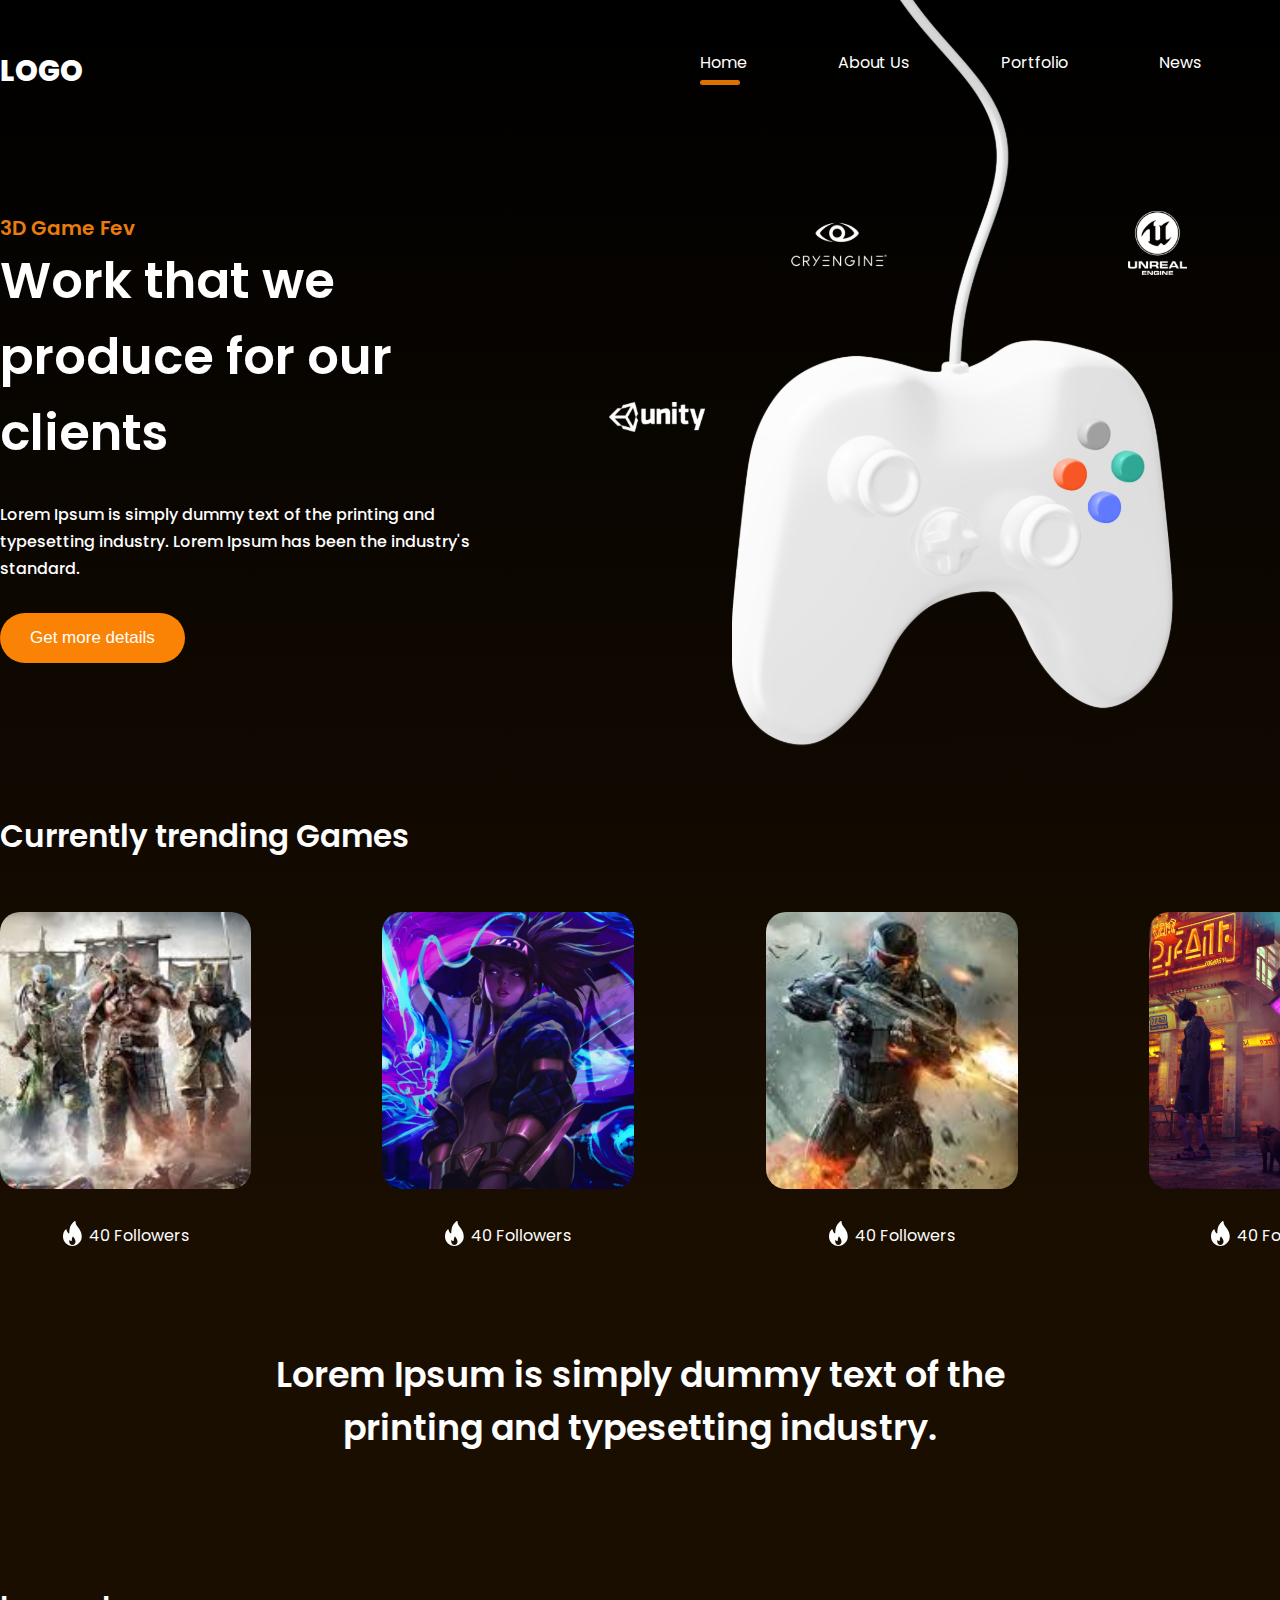
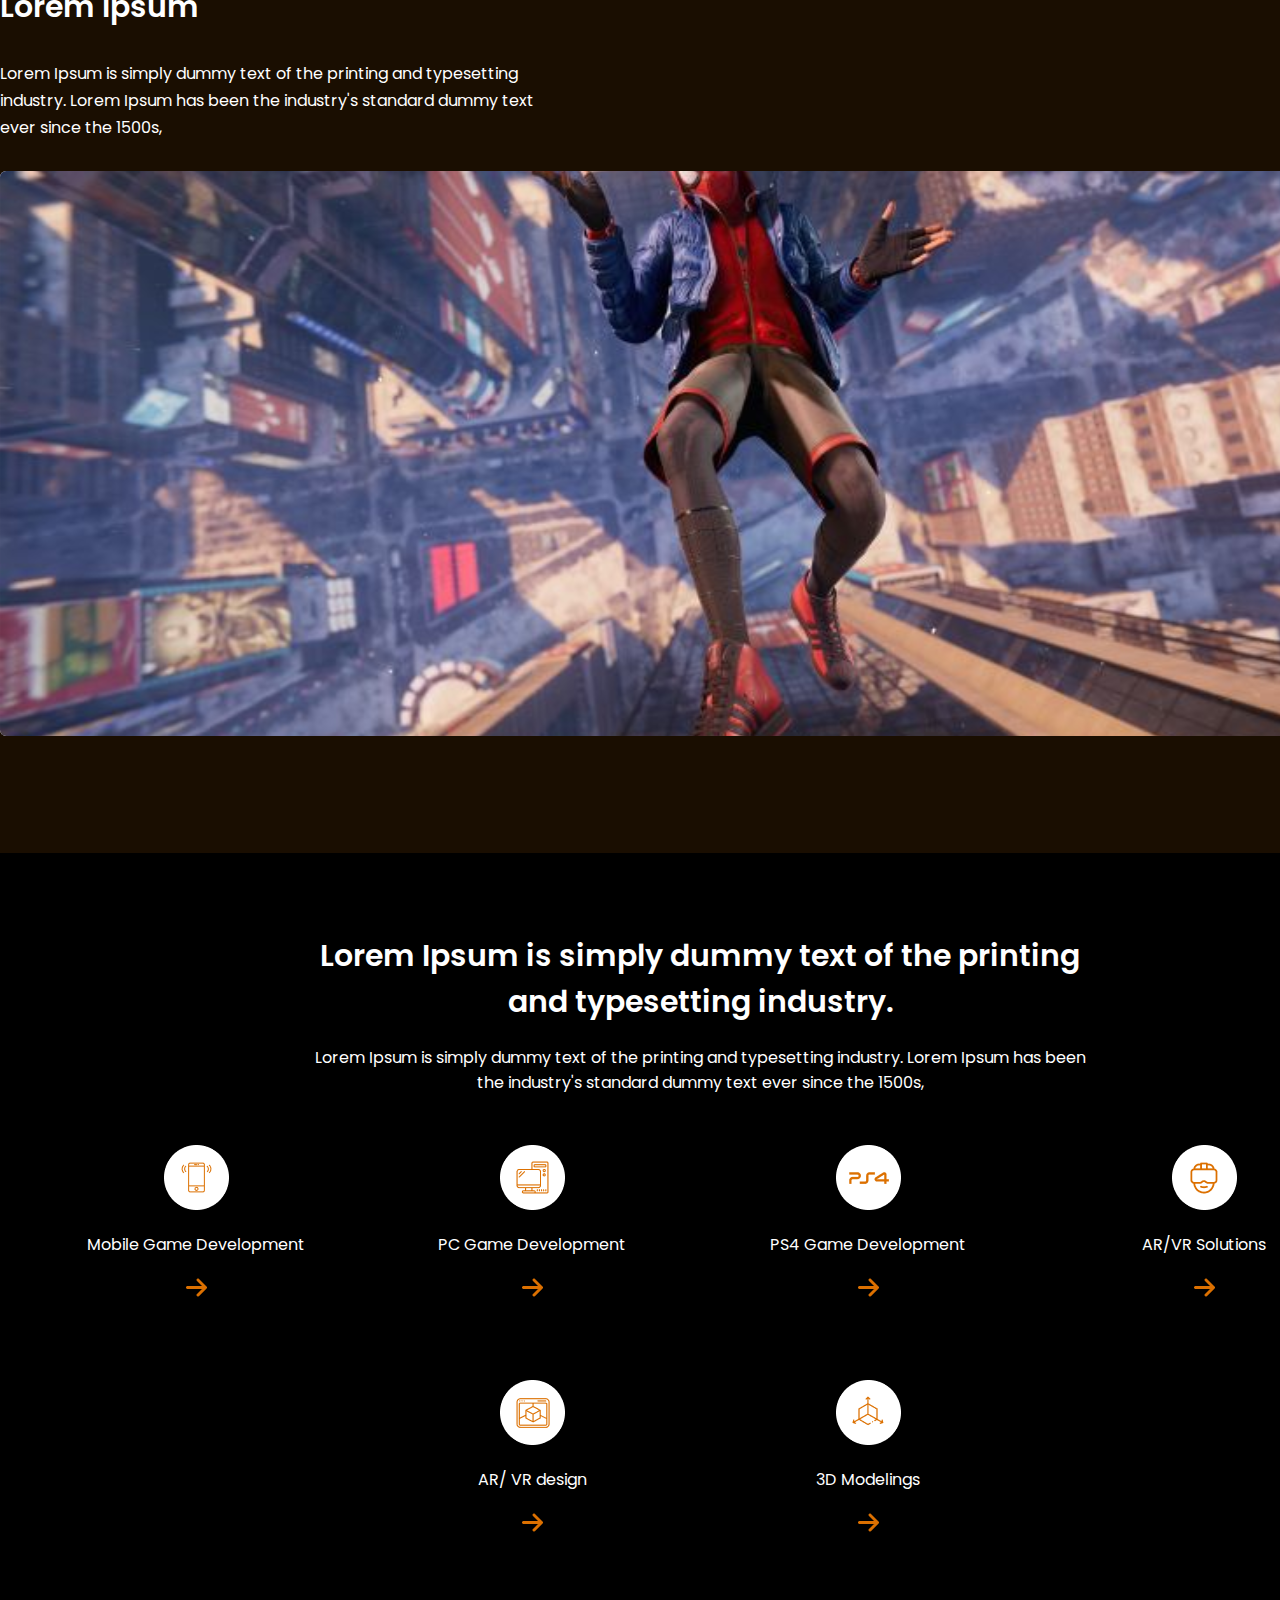
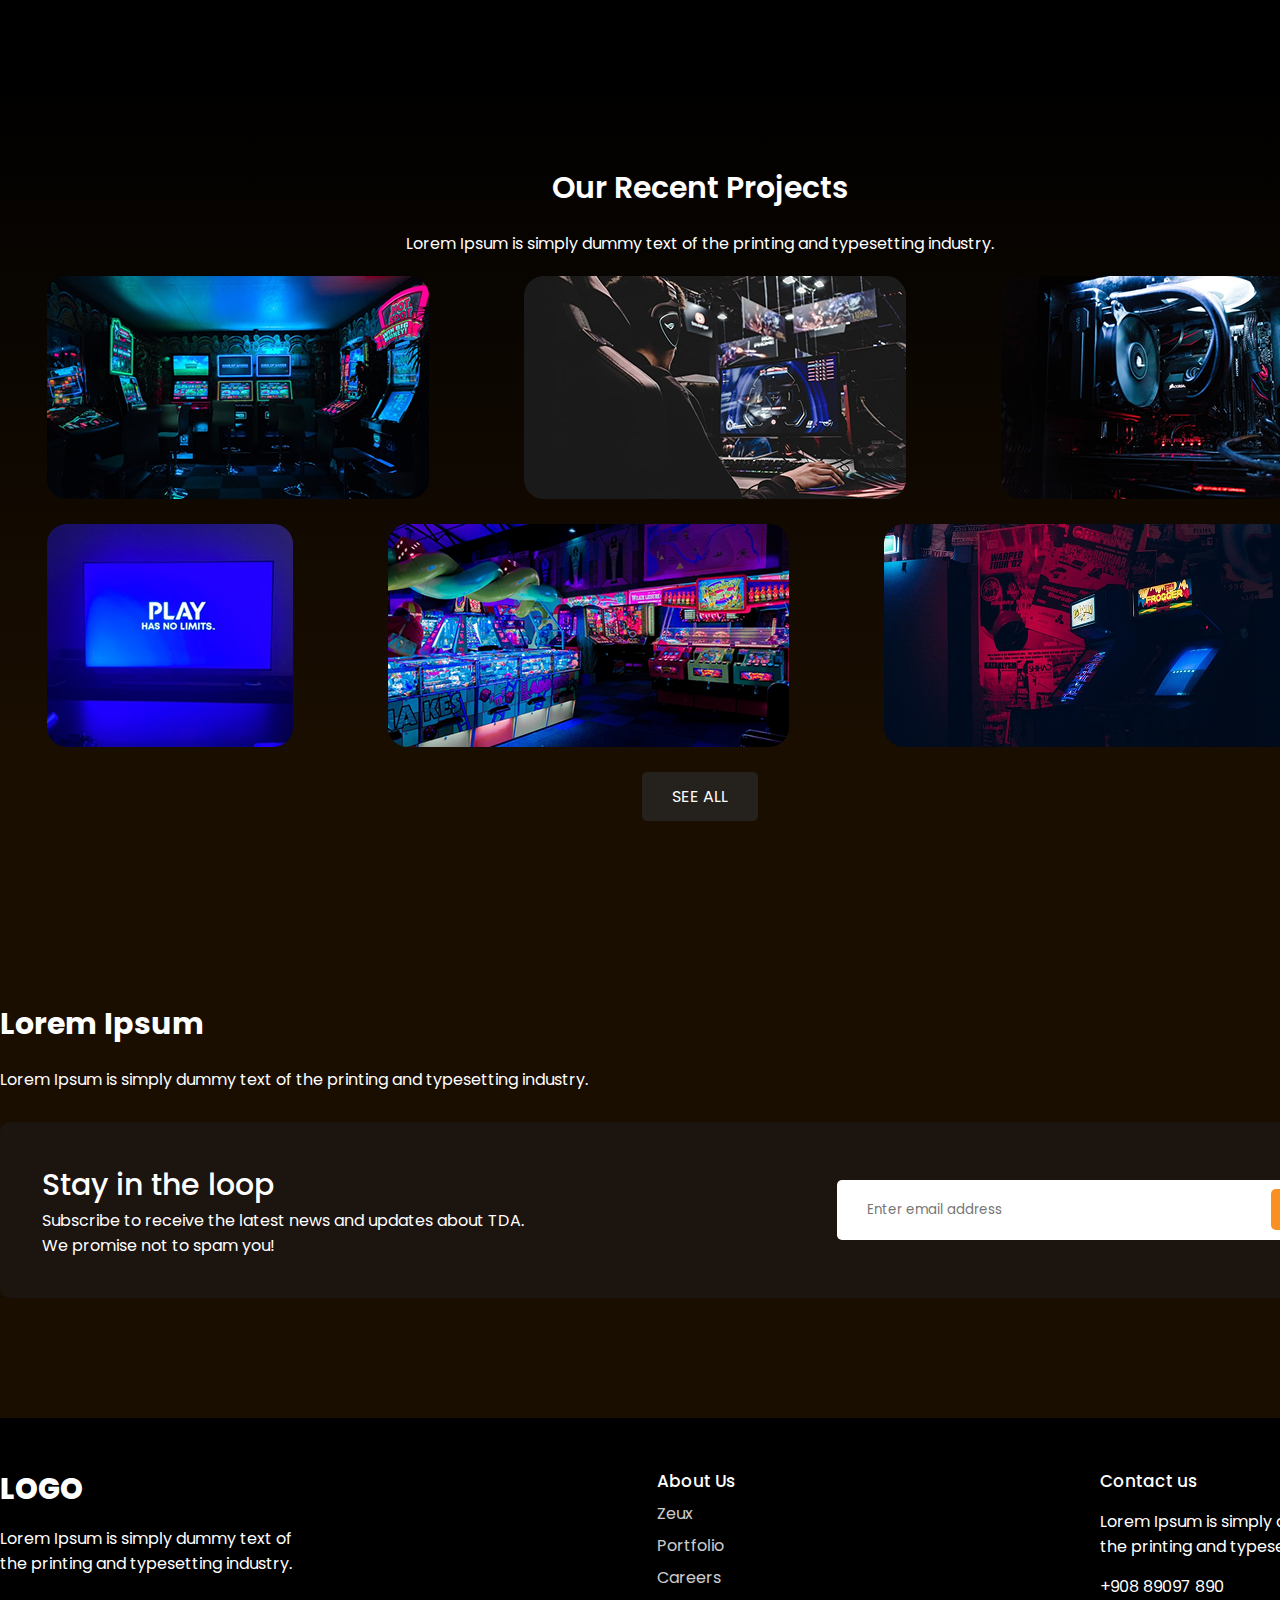
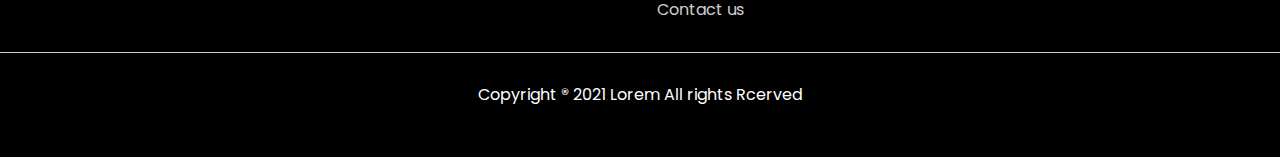
<file: index.html>
<!DOCTYPE html>
<html lang="en">
<head>
    <meta charset="UTF-8">
    <meta name="viewport" content="width=device-width, initial-scale=1.0">
    <title>First Site</title>
    <link rel="stylesheet" href="css/main.css">
</head>
<body>
    <div class="wrapper">
     <header class="container">
        <span class="logo">logo</span>
        <nav>
            <ul>
                <li class="active"><a href="/">Home</a></li>
                <li><a href="about.html">About Us</a></li>
                <li><a href="#">Portfolio</a></li>
                <li><a href="#">News</a></li>
                <li class="btn"><a href="contacts.html">Contacts</a></li>
            </ul>
        </nav>
     </header>

     <div class="hero container">
        <div class="hero--info">
            <h2>3D Game Fev</h2>
            <h1>Work that we produce for our clients</h1>
            <p>Lorem Ipsum is simply dummy text of the printing and typesetting industry. Lorem Ipsum has been the industry's standard.</p>
            <button class="btn">Get more details</button>
        </div>
        <img src="img/joystick.svg" alt="">
     </div>
    <div class="container trending">
        <a href="#"class='see-all'>SEE ALL</a>
        <h3>Currently trending Games</h3>
        <div class="games">
            <div class="block">
                <img src="img/game1.svg" alt="">
                <span><img src="img/fire.svg" alt="">40 Followers</span>
            </div>
            <div class="block">
                <img src="img/game2.svg" alt="">
                <span><img src="img/fire.svg" alt="">40 Followers</span>
            </div>
            <div class="block">
                <img src="img/game3.svg" alt="">
                <span><img src="img/fire.svg" alt="">40 Followers</span>
            </div>
            <div class="block">
                <img src="img/game4.svg" alt="">
                <span><img src="img/fire.svg" alt="">40 Followers</span>
            </div>
        </div>
    </div>
    <div class="container big-text">Lorem Ipsum is simply dummy text of the printing and typesetting industry.

    </div>
    <div class="container banner">
        <h3>Lorem Ipsum</h3>
        <p>Lorem Ipsum is simply dummy text of the printing and typesetting industry. Lorem Ipsum has been the industry's standard dummy text ever since the 1500s,
        </p>
        <img src="img/spiderman.svg" alt="">
    </div>
    </div>

    <div class="features">
        <div class="container">
            <h3>Lorem Ipsum is simply dummy text of the printing and typesetting industry.</h3>
            <p>Lorem Ipsum is simply dummy text of the printing and typesetting industry. Lorem Ipsum has been the industry's standard dummy text ever since the 1500s,</p>
            <div class="info">
                <div class="block">
                    <img src="img/features1.png" alt="">
                    <p>Mobile Game Development</p>
                    <img src="img/arrow.png" alt="">
                </div>
                <div class="block">
                    <img src="img/features2.png" alt="">
                    <p>PC Game Development</p>
                    <img src="img/arrow.png" alt="">
                </div>
                <div class="block">
                    <img src="img/features3.png" alt="">
                    <p>PS4 Game Development</p>
                    <img src="img/arrow.png" alt="">
                </div>
                <div class="block">
                    <img src="img/features4.png" alt="">
                    <p>AR/VR Solutions</p>
                    <img src="img/arrow.png" alt="">
                </div>
                <div class="block">
                    <img src="img/features5.png" alt="">
                    <p>AR/ VR design</p>
                    <img src="img/arrow.png" alt="">
                </div>
                <div class="block">
                    <img src="img/features6.png" alt="">
                    <p>3D Modelings</p>
                    <img src="img/arrow.png" alt="">
                </div>
            </div>
        </div>
    </div>
    <div class="wrapper">
        <div class="container projects">
            <h3>Our Recent Projects</h3>
            <p>Lorem Ipsum is simply dummy text of the printing and typesetting industry. </p>
            <div class="images">
                <img src="img/project1.png" alt="">
                <img src="img/project2.png" alt="">
                <img src="img/project3.png" alt="">
            </div>
            <div class="images">
                <img src="img/project4.png" alt="">
                <img src="img/project5.png" alt="">
                <img src="img/project6.png" alt="">
            </div>
            <a href="#" class="see-all">SEE ALL</a>
        </div>

        <div class="container email">
        <h3>Lorem Ipsum</h3>
        <p>Lorem Ipsum is simply dummy text of the printing and typesetting industry. </p>
        <div class="block">
            <div>
                <h4>Stay in the loop</h4>
                <p>Subscribe to receive the latest news and updates about TDA.
                    We promise not to spam you! </p>
            </div>
            <div>
                <input type="email" id="emailField" placeholder="Enter email address">
                <button onclick="checkEmail()">Continue</button>
            </div>
        </div>
    </div>
    </div>

    <footer>
        <div class="blocks container">
             <div>
                <span class="logo">logo</span>
                <p>Lorem Ipsum is simply dummy text of the printing and typesetting industry. </p>
             </div>
            <div>
                <h4>About Us</h4>
                <ul>
                    <li>Zeux</li>
                    <li>Portfolio</li>
                    <li>Careers</li>
                    <li>Contact us</li>
                </ul>
            </div>
            <div>
                <h4>Contact us</h4>
                <p>Lorem Ipsum is simply dummy text of the printing and typesetting industry. </p>
                <p>+908 89097 890</p>
            </div>        
        </div>
        <hr>
        <p>Copyright ® 2021 Lorem All rights Rcerved</p>
    </footer>



    <script>
        function checkEmail(){
            let email = document.querySelector('#emailField').value;
            if (!email.includes('@')) alert('Нет символа @');
            else if(!email.includes('.')) alert('Нет символа .');
            else alert('Все гуд');
        }
    </script>
</body>
</html>
</file>
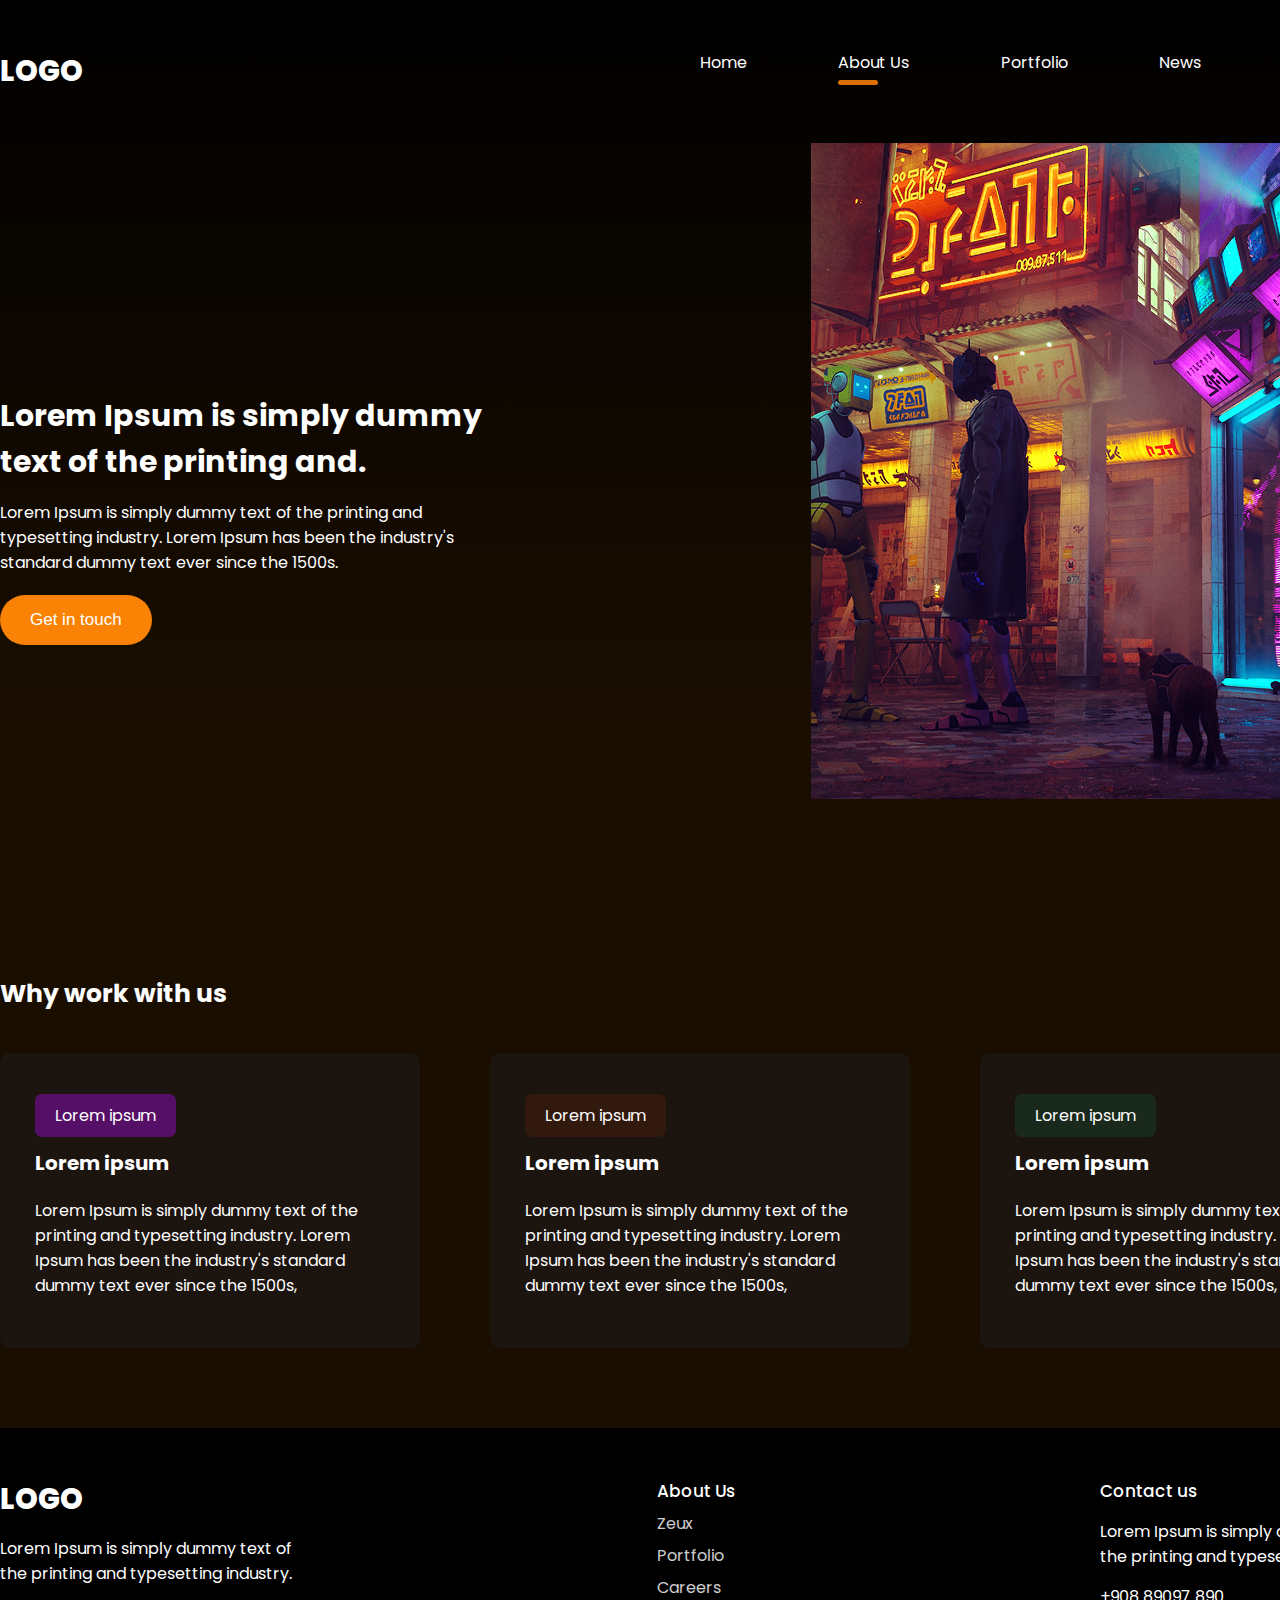
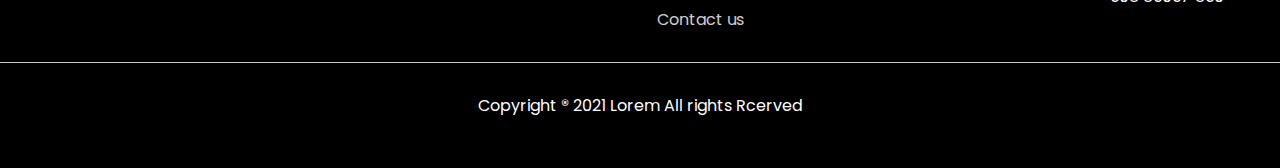
<file: about.html>
<!DOCTYPE html>
<html lang="en">
<head>
    <meta charset="UTF-8">
    <meta name="viewport" content="width=device-width, initial-scale=1.0">
    <title>First Site</title>
    <link rel="stylesheet" href="css/main.css">
</head>
<body>
    <div class="wrapper">
     <header class="container">
        <span class="logo">logo</span>
        <nav>
            <ul>
                <li ><a href="index.html">Home</a></li>
                <li class="active"><a href="about.html">About Us</a></li>
                <li><a href="#">Portfolio</a></li>
                <li><a href="#">News</a></li>
                <li class="btn"><a href="contacts.html">Contacts</a></li>
            </ul>
        </nav>
     </header>

     <div class="hero-about container">
        <div class="info">
            <h1>Lorem Ipsum is simply dummy text of the printing and.</h1>
            <p>Lorem Ipsum is simply dummy text of the printing and typesetting industry. Lorem Ipsum has been the industry's standard dummy text ever since the 1500s.</p>
            <button class="btn">Get in touch</button>
        </div>
        <img src="img/aboutbanner.png" alt="">
     </div>

     <div class="container work">
        <h2>Why work with us</h2>
        <div class="blocks">
            <div class="block">
                <span class="badge purple">Lorem ipsum</span>
                <h3>Lorem ipsum</h3>
                <p>Lorem Ipsum is simply dummy text of the printing and typesetting industry. Lorem Ipsum has been the industry's standard dummy text ever since the 1500s,</p>
            </div>
            <div class="block">
                <span class="badge brown">Lorem ipsum</span>
                <h3>Lorem ipsum</h3>
                <p>Lorem Ipsum is simply dummy text of the printing and typesetting industry. Lorem Ipsum has been the industry's standard dummy text ever since the 1500s,</p>
            </div>
            <div class="block">
                <span class="badge green">Lorem ipsum</span>
                <h3>Lorem ipsum</h3>
                <p>Lorem Ipsum is simply dummy text of the printing and typesetting industry. Lorem Ipsum has been the industry's standard dummy text ever since the 1500s,</p>
            </div>
        </div>    
     </div>
    </div>

    <footer>
        <div class="blocks container">
             <div>
                <span class="logo">logo</span>
                <p>Lorem Ipsum is simply dummy text of the printing and typesetting industry. </p>
             </div>
            <div>
                <h4>About Us</h4>
                <ul>
                    <li>Zeux</li>
                    <li>Portfolio</li>
                    <li>Careers</li>
                    <li>Contact us</li>
                </ul>
            </div>
            <div>
                <h4>Contact us</h4>
                <p>Lorem Ipsum is simply dummy text of the printing and typesetting industry. </p>
                <p>+908 89097 890</p>
            </div>        
        </div>
        <hr>
        <p>Copyright ® 2021 Lorem All rights Rcerved</p>
    </footer>

</body>
</html>
</file>
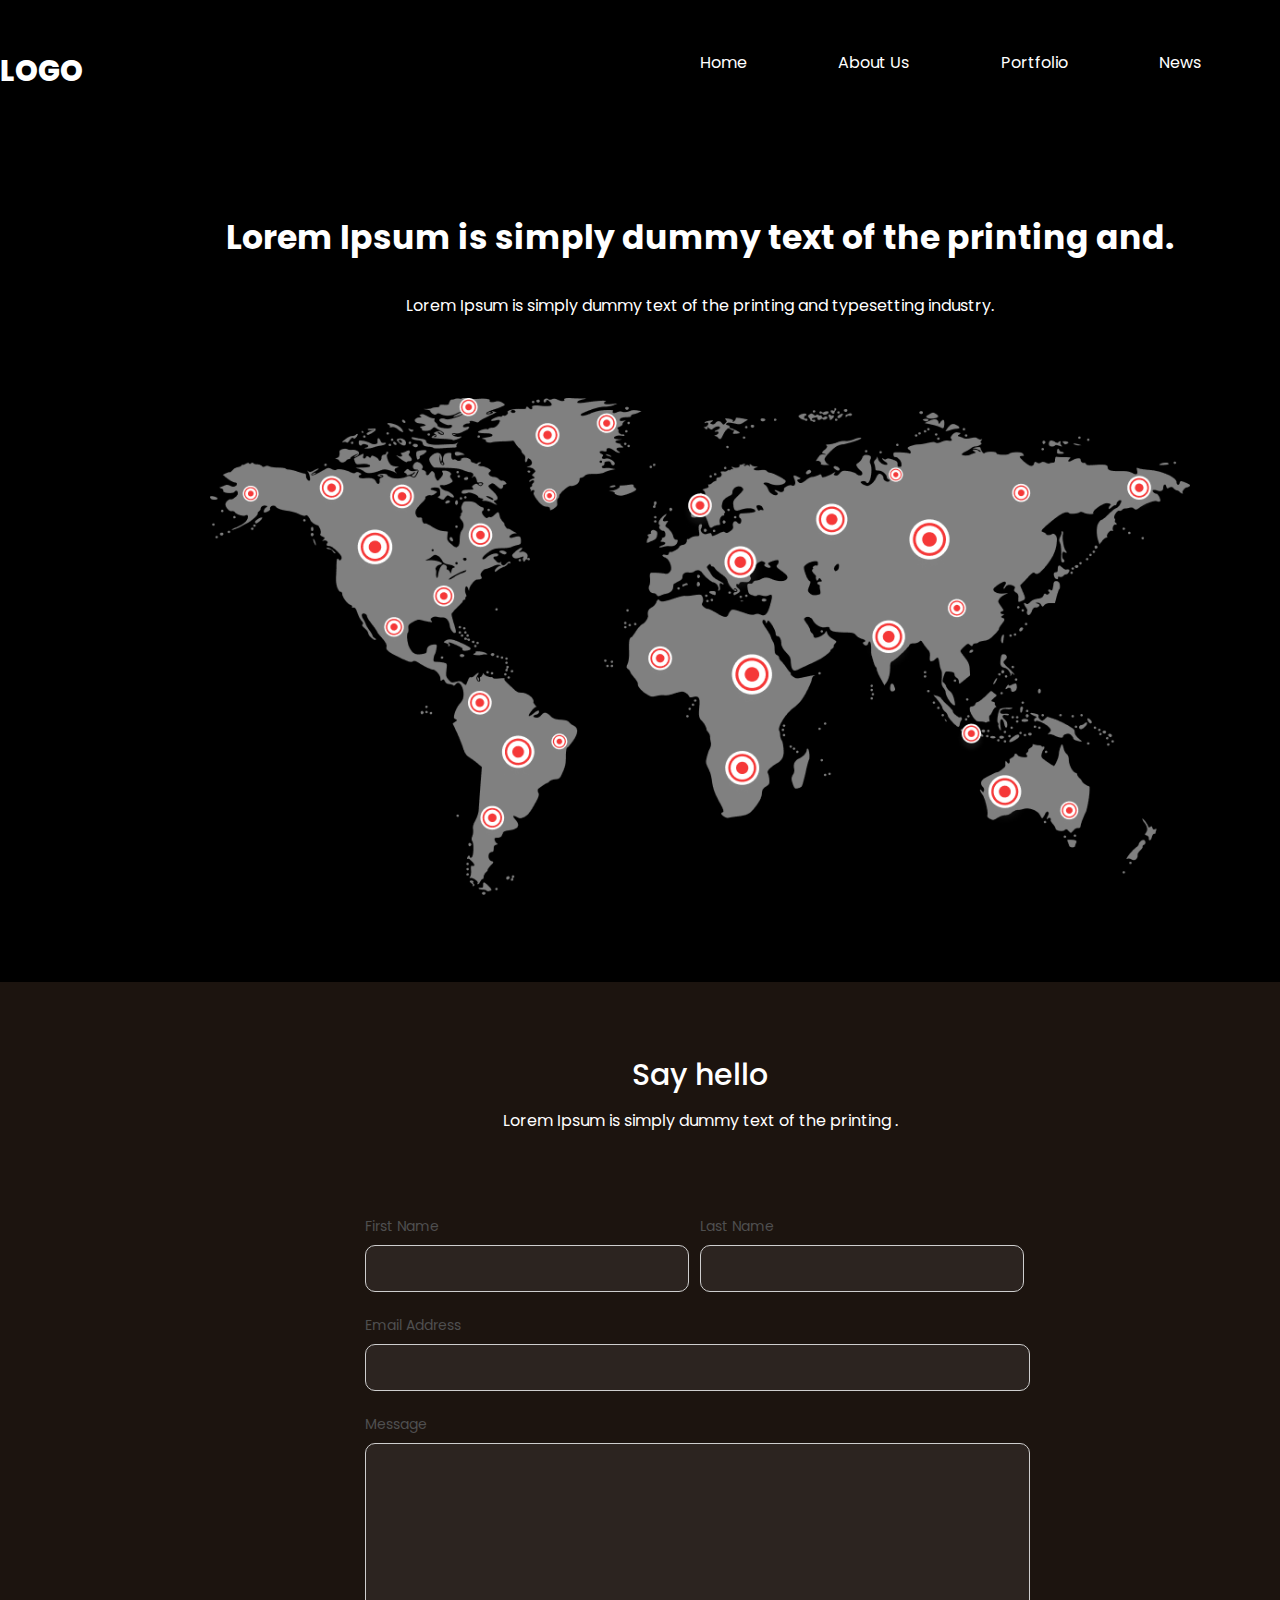
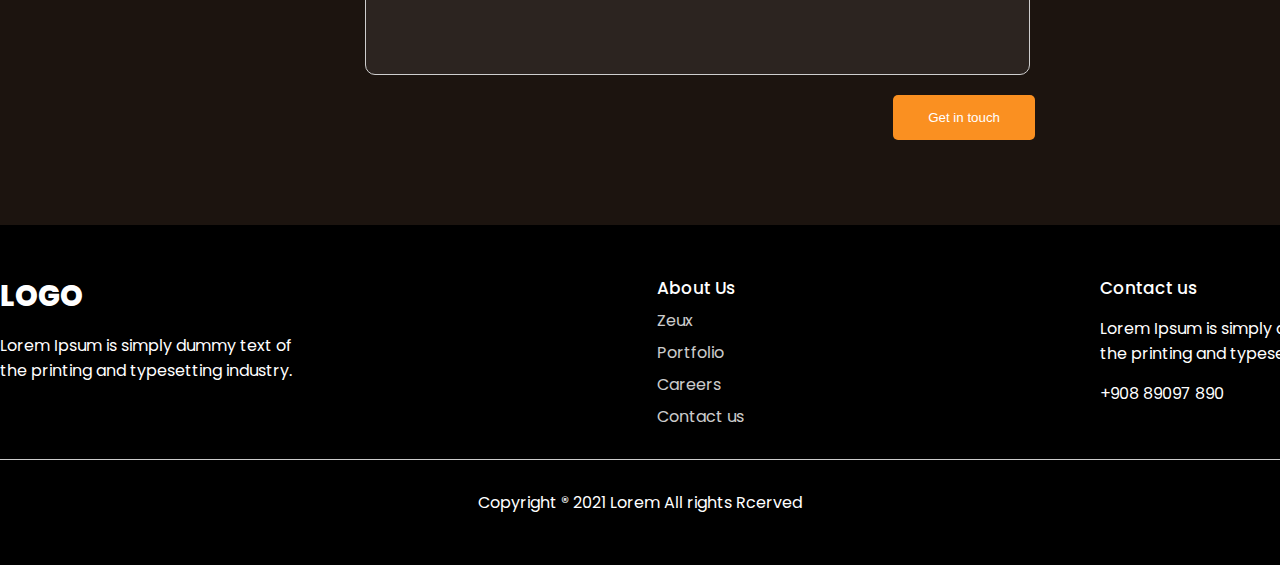
<file: contacts.html>
<!DOCTYPE html>
<html lang="en">
<head>
    <meta charset="UTF-8">
    <meta name="viewport" content="width=device-width, initial-scale=1.0">
    <title>First Site</title>
    <link rel="stylesheet" href="css/main.css">
</head>
<body>
     <header class="container">
        <span class="logo">logo</span>
        <nav>
            <ul>
                <li><a href="/">Home</a></li>
                <li><a href="/about.html">About Us</a></li>
                <li><a href="#">Portfolio</a></li>
                <li><a href="#">News</a></li>
                <li class="btn"><a href="contacts.html">Contacts</a></li>
            </ul>
        </nav>
     </header>

     <div class="container hero-contacts">
        <h1>Lorem Ipsum is simply dummy text of the printing and.</h1>
        <p>Lorem Ipsum is simply dummy text of the printing and typesetting industry. </p>
        <img src="img/map.png" alt="">
     </div>


     <div class="feedback">
        <div class="container">
            <h2>Say hello</h2>
            <p>Lorem Ipsum is simply dummy text of the printing .</p>

            <form>
                <div class="inline">
                    <div>
                        <label>First Name</label>
                        <input type="text">
                    </div>
                    <div>
                        <label>Last Name</label>
                        <input type="text">
                    </div>
                </div>
                <label>Email Address</label>
                <input type="email" class="one-line">

                <label>Message</label>
                <textarea class="one-line"></textarea>

                <button type="button">Get in touch</button>
            </form>
        </div>
     </div>


    <footer>
        <div class="blocks container">
             <div>
                <span class="logo">logo</span>
                <p>Lorem Ipsum is simply dummy text of the printing and typesetting industry. </p>
             </div>
            <div>
                <h4>About Us</h4>
                <ul>
                    <li>Zeux</li>
                    <li>Portfolio</li>
                    <li>Careers</li>
                    <li>Contact us</li>
                </ul>
            </div>
            <div>
                <h4>Contact us</h4>
                <p>Lorem Ipsum is simply dummy text of the printing and typesetting industry. </p>
                <p>+908 89097 890</p>
            </div>        
        </div>
        <hr>
        <p>Copyright ® 2021 Lorem All rights Rcerved</p>
    </footer>

</body>
</html>
</file>
<file: css/main.css>
@import url('https://fonts.googleapis.com/css2?family=Poppins:wght@400;500;800&display=swap');

*{
    margin: 0;
    padding: 0;
}

body{

    font-family: "Poppins", sans-serif;
    font-weight: 400;
    color: #fff;
    font-size: 16px;
    background: #000;
}

a {
    text-decoration:  none;
}

img{
    max-width: 100%;
}

.wrapper{
    background: linear-gradient(180deg,rgba(0, 0, 0, 1) 0%, rgba(26, 14, 1, 1) 50%);
    width: 100%;
    overflow-x: hidden;
}

.container{
    width: 1400px;
    margin: 0 auto;
}

header{
    padding: 50px 0;
}

header .logo,
footer .blocks .logo{
    text-transform: uppercase;
    font-size: 29px;
    font-weight: 800;

}

header nav{
    float: right;
    width: 50%;
}

header nav ul{
    list-style: none;
    display: flex;
    justify-content: space-between;
    z-index: 2;
    position: relative;
}

header nav ul li{
    display: inline-block;
}

header nav ul li a{

    color: #fff;

}
header nav ul li.active::after {
    content: '';
    display: block;
    width:40px;
    height: 5px;
    background:#dc7000;
    border-radius: 10px;
    position: relative;
    top: 5px;

}

header nav ul li:not(.active):not(.btn) a:hover{
    border-bottom: 5px solid #dc7000;

}

header nav ul li.btn a, 
.email .block button,
.feedback form button{
    background: #fa9021;
    padding: 9px 17px;
    border-radius: 5px;
    transition: all 500ms ease;
}

header nav ul li.btn a:hover,
.email .block button:hover,
.feedback form button:hover{
    background: #a02604;
}

.hero{
    padding-bottom: 100px;
    position: relative;
    z-index: 1;
}

.hero--info{
    width: 530px;
    padding-top: 70px;
}

.hero--info h2{
    color:#e87d0e;
    font-size: 20px;
    font-weight: 600;
}

.hero--info h1{
    font-size: 50px;
    font-weight: 600;
}

.hero--info p{
    font-weight: 500;
    line-height: 170%;
    margin: 30px 0;
}

.hero--info .btn,
.hero-about .btn{
    background: #fa8305;
    color: #fff;
    border-radius: 50px;
    padding: 15px 30px;
    border: 0;
    transition: all 500ms ease;
    font-size: 17px;
}

.hero--info .btn:hover,
.hero-about .btn:hover,
.feedback form button:hover{
    cursor: pointer;
    transform: scale(1.1);
}

.hero img{
    position: absolute;
    top: -150px;
    right: 0;
}


.trending{
    padding-top: 50px;
}

.trending h3{
    font-weight: 600;
    font-size: 31px;

}

.trending .see-all,
.projects .see-all{
    color: #fff;
    background:#25211d;
    border-radius: 5px;
    padding: 12px 23px;
    float: right;
    display: block;
    transition: all 500ms ease;
}



.trending .see-all:hover,
.projects .see-all:hover{
    transform: scale(1.1);
}

.trending .games{
    display: flex;
    justify-content: space-between;
    width: 100%;
    padding: 50px 0;
}

.trending .games span{
    display: block;
    text-align: center;
    margin-top: 20px;
}

.trending .games span img {
    position: relative;
    top: 5px;
    margin-right: 7px;
}

.big-text{
    padding: 50px 0;
    font-weight: 600;
    font-size: 35px;
    text-align: center;
    width: 800px;
}

.banner{
    padding: 80px 0;
}

.banner h3{
    font-weight: 600;
    font-size: 30px;
    margin-bottom: 30px;
}

.banner p{
    line-height: 170%;
    margin-bottom: 30px;
    width: 550px;

}

.banner img{
    width: 100%;
    margin-bottom: 30px;
}

.features{
    background: url(/img/bg1.png) no-repeat center center fixed;
    background-size: cover;
    padding: 80px 0;
}

.features h3,
.features p{
    margin-bottom: 20px;
    text-align: center;
    max-width: 800px;
    margin-left: auto;
    margin-right: auto;
}

.features h3{
    font-weight: 600;
    font-size: 30px;
}

.features .info{
    display: flex;
    justify-content: center;
    flex-wrap: wrap;
}

.features .info .block{
    text-align: center;
    width: 20%;
    margin: 30px 2%;
}

.features .info .block img{
    margin-bottom: 15px;
}


.projects{
    padding: 100px 0;
}

.projects h3, 
.projects p{
    margin-bottom: 20px;
    text-align: center;
    max-width: 800px;
    margin-left: auto;
    margin-right: auto;
}

.projects h3{
    font-weight: 600;
    font-size: 30px;
}

.projects .images{
    display: flex;
    justify-content: space-around;
    margin-bottom: 25px;
}

.projects .see-all{
    float: none;
    width: 70px;
    text-align: center;
    margin: 0 auto;
}

.email{
    padding-bottom: 120px;
}

.email h3{
    margin-top: 60px;
    padding: 20px 0;
    font-size: 30px;
}

.email .block{
    background: #1c140f;
    margin-top: 30px;
    border-radius: 10px;
    padding: 40px 3%;
    width: 94%;
    display: flex;
    justify-content: space-between;
    align-items: center;
}

.email .block h4{
    font-size: 30px;
    font-weight: 500;
}


.email .block p{
    width: 500px;
}

.email .block input{
    background: #fff;
    outline: none;
    border: 0;
    border-radius: 5px;
    width: 380px;
    font-family: "Poppins", sans-serif;
    font-weight: 400;
    padding: 20px 30px;
    position: relative;
    right: -100px;
    z-index: 1;
    padding-right: 120px;
    
}


.email .block button{
    cursor: pointer;
    border: 0;
    padding: 13px 17px;
    position: relative;
    z-index: 2;
    color: #fff;
}

footer {
    background: #000;
    padding: 50px 0;
}

footer .blocks{
    display: flex;
    justify-content: space-between;
}


footer .blocks p{ 
    width: 300px;
    margin: 15px 0;
}

footer .blocks h4{
    font-weight: 500;
    font-size: 17px;
}

footer .blocks ul{
    list-style: none;

}


footer .blocks ul li{
    margin-top: 7px;
    opacity: 0.8;
}

footer hr{
    margin: 30px 0;
    border: 0;
    height:  0.6px;
    background: #ccc;
}

footer > p{
    text-align: center;
}

/* about */
.hero-about{
    position: relative;
}

.hero-about img{
    position: absolute;
    right: -150px;
    top: 0;
}

.hero-about .info{
    width: 500px;
    padding: 250px 0;

}

.hero-about .info h1{
    margin-bottom: 15px;
    font-size: 30px;
}

.hero-about .btn{
    margin-top: 20px;

}

.work{
    padding: 80px 0;
}

.work h2{
    font-size: 25px;
    margin-bottom: 40px;
}

.work .blocks{
    display: flex;
    justify-content: space-between;
}

.work .blocks .block{
    width: 25%;
    border-radius: 10px;
    padding: 50px 35px;
    background: #1C140F;
}

.work .blocks .block h3{
    font-size: 20px;
    margin: 20px 0;

}

.work .blocks .block .badge{
    border-radius: 7px;
    padding: 10px 20px;
}

.work .blocks .block .badge.purple{
    background: #560f67;

}
.work .blocks .block .badge.brown{
    background: #31190d;

}
.work .blocks .block .badge.green{
    background: #192a1d;

}

/*contacts*/

.hero-contacts h1{
    text-align: center;
    margin-top: 70px;
    margin-bottom: 30px;
    font-size: 33px;
}

.hero-contacts p{
    text-align: center;
}

.hero-contacts img{
    width: 70%;
    margin: 80px 15%;
}


.feedback{
    padding: 70px 0;
    background: #1c140f;
}

.feedback h2{
    text-align: center;
    font-weight: 500;
    font-size: 30px;
}

.feedback p{
    text-align: center;
    margin-top: 10px;
}

.feedback form{
    margin: 80px auto;
    width: 670px;
}

.feedback form .inline{
    display: flex;
    justify-content: space-between;

}

.feedback form .inline > div{
    width: 50%;
}

.feedback form label{
    color: #4f4f4f;
    font-size: 14px;
}

.feedback form input,
.feedback form textarea{
    background:#2c2420;
    border-radius: 10px;
    border: 0.6px solid #cecece;
    display: block;
    width: 90%;
    padding: 15px 10px;
    outline: none;
    color: #fff;
    margin-top: 7px;
    margin-bottom: 20px;

}

.feedback form .one-line{
    width: 96%;
}

.feedback form textarea{
    resize: none;
    height: 200px;
}

.feedback form button{
    color: #fff;
    padding: 15px 35px;
    border: none;
    float: right;
}
</file>
